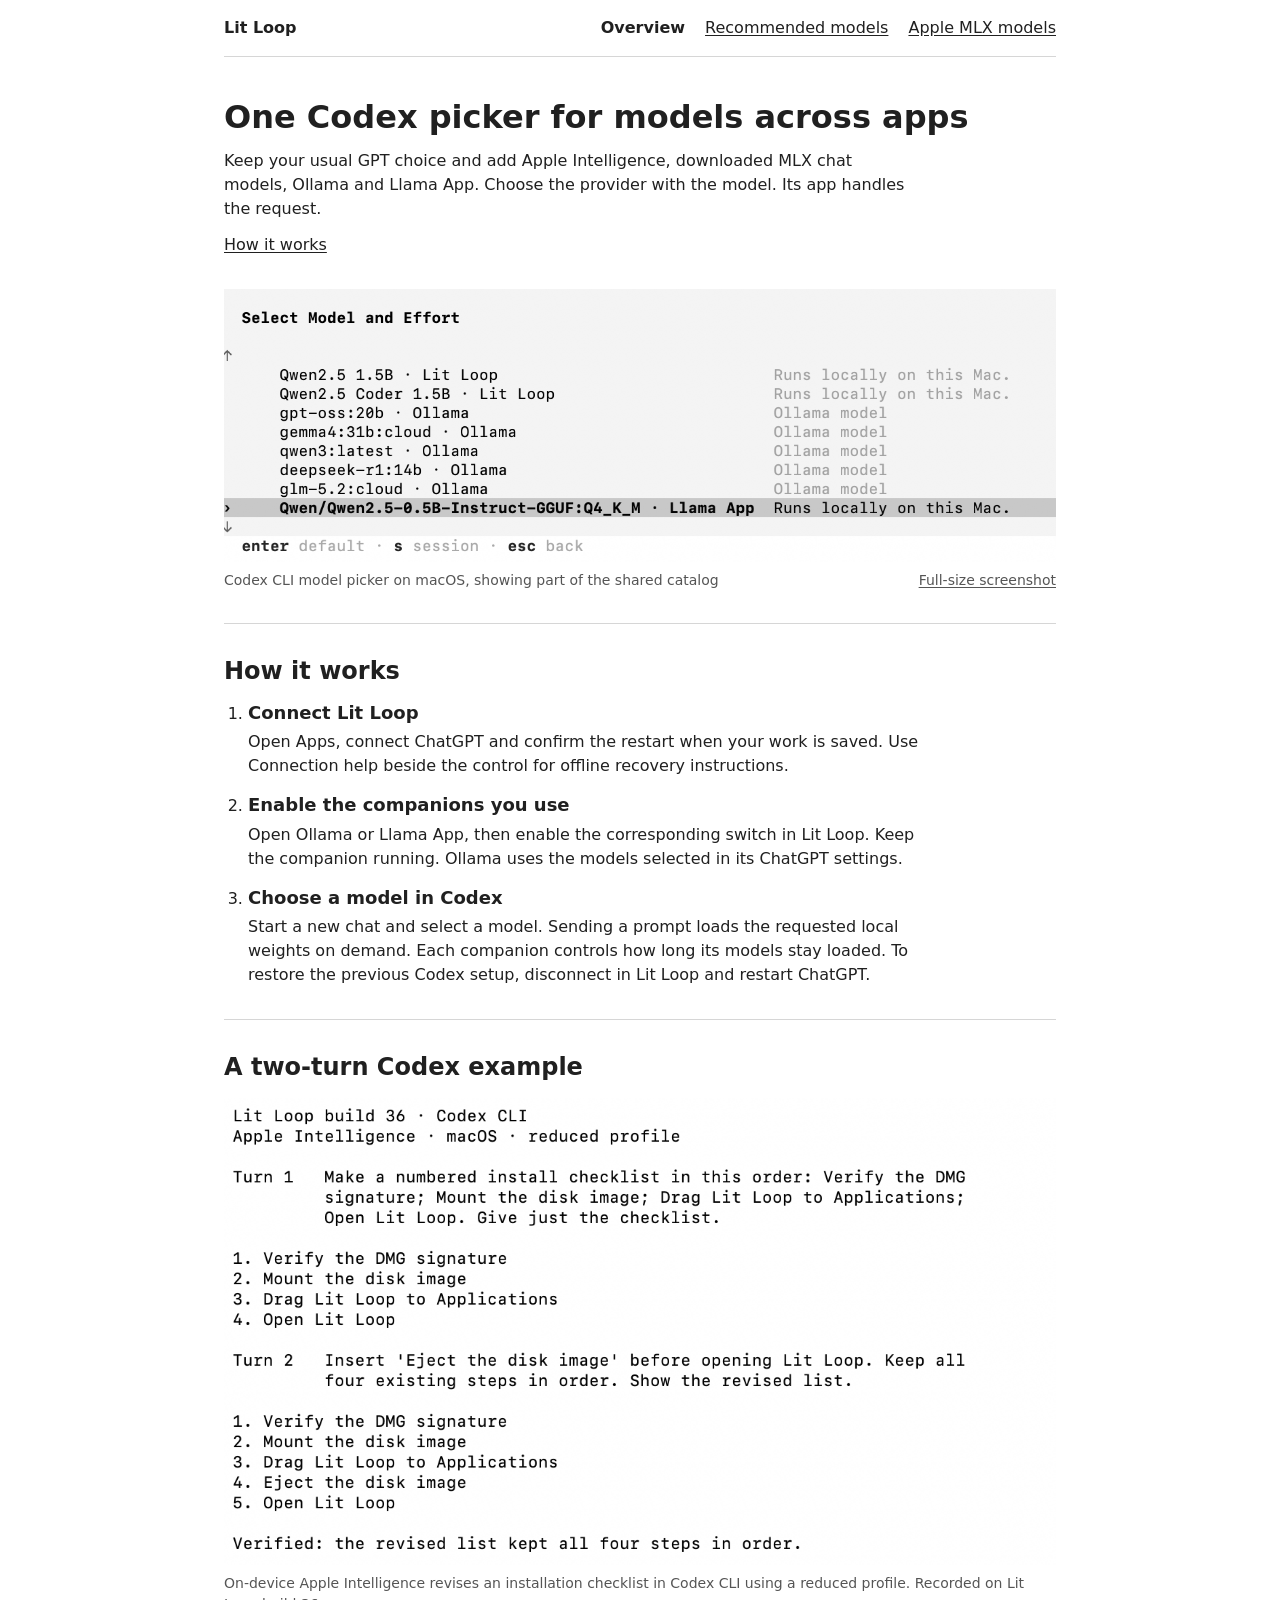
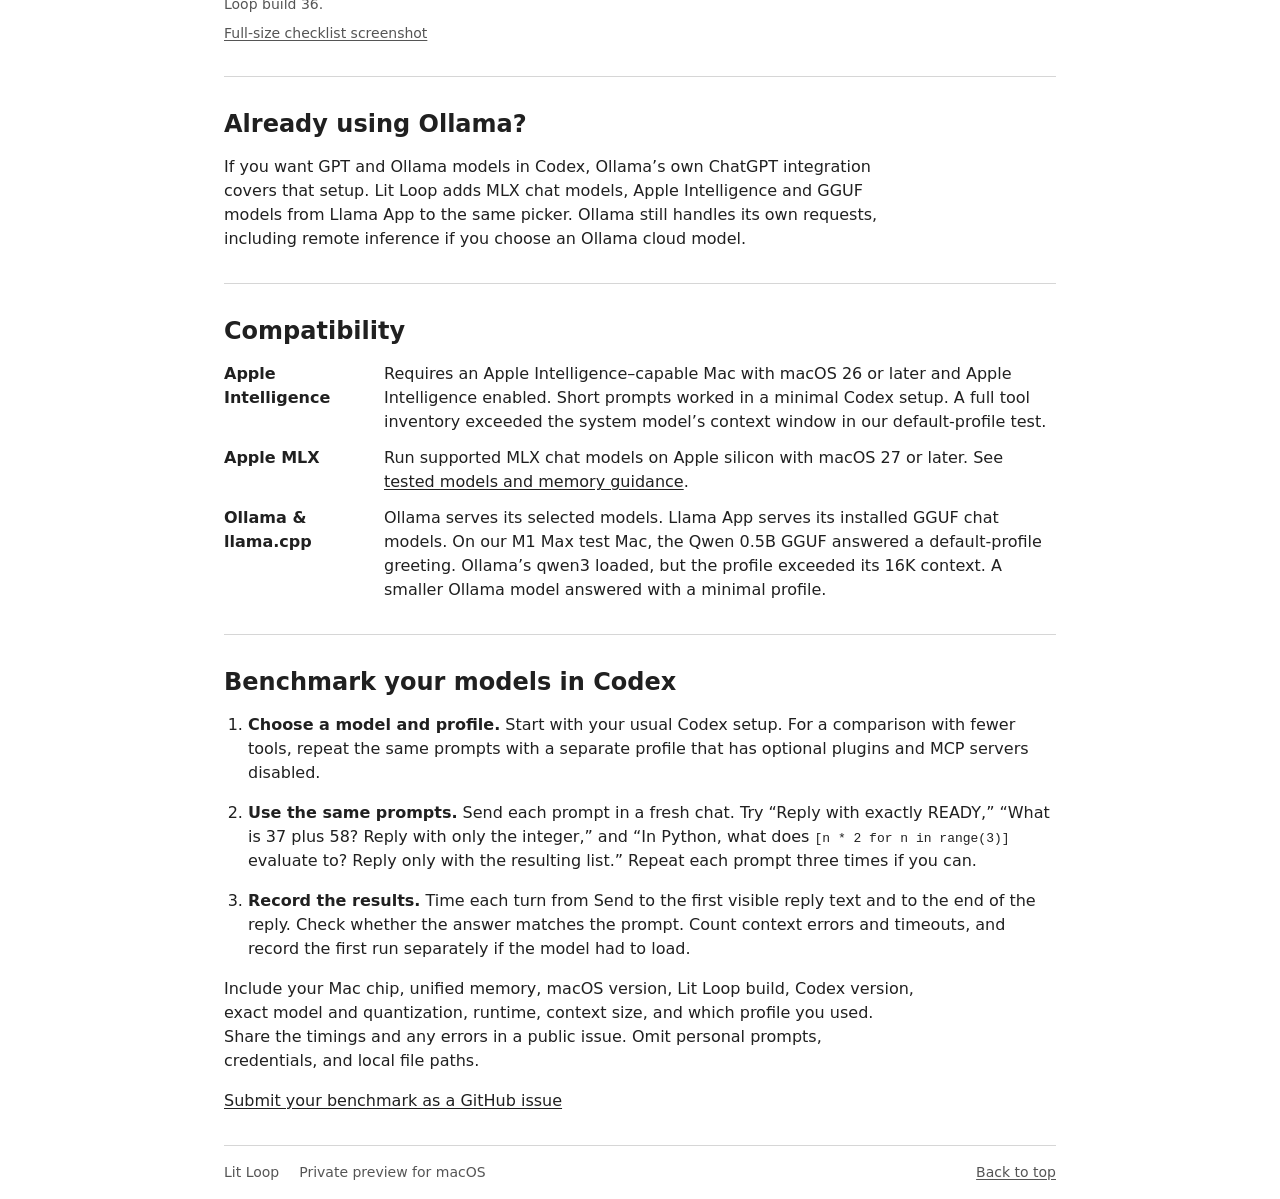
<file: index.html>
<!doctype html>
<html lang="en">
<head>
  <meta charset="utf-8">
  <meta name="color-scheme" content="light dark">
  <meta name="viewport" content="width=device-width, initial-scale=1">
  <meta name="description" content="Lit Loop is a macOS menu bar app that brings local models into the Codex picker and loads them on demand.">
  <title>Lit Loop — Local models in Codex</title>
  <link rel="icon" href="data:,">
  <link rel="stylesheet" href="style.css">
</head>
<body id="top">
  <a class="skip" href="#main">Skip to content</a>
  <header class="shell masthead">
    <a class="wordmark" href="./" aria-label="Lit Loop home">Lit Loop</a>
    <nav aria-label="Main navigation">
      <a href="./" aria-current="page">Overview</a>
      <a href="recommended-models.html">Recommended models</a>
      <a href="apple-mlx-models.html">Apple MLX models</a>
    </nav>
  </header>

  <main id="main" class="shell">
    <header class="page-intro">
      <h1>One Codex picker for models across apps</h1>
      <p>Keep your usual GPT choice and add Apple Intelligence, downloaded MLX chat models, Ollama and Llama App. Choose the provider with the model. Its app handles the request.</p>
      <a href="#setup">How it works</a>
    </header>

    <figure id="picker">
      <img src="assets/codex-picker.webp" width="1226" height="402" fetchpriority="high"
             alt="Codex CLI’s model selector lists Qwen MLX models from Lit Loop, Ollama models, and a selected Qwen GGUF from Llama App.">
      <figcaption>
        <span>Codex CLI model picker on macOS, showing part of the shared catalog</span>
        <a href="assets/codex-picker.webp">Full-size screenshot</a>
      </figcaption>
    </figure>

    <section class="section" id="setup" aria-labelledby="setup-title">
      <h2 id="setup-title">How it works</h2>
      <ol class="steps">
        <li><h3>Connect Lit Loop</h3><p>Open Apps, connect ChatGPT and confirm the restart when your work is saved. Use Connection help beside the control for offline recovery instructions.</p></li>
        <li><h3>Enable the companions you use</h3><p>Open Ollama or Llama App, then enable the corresponding switch in Lit Loop. Keep the companion running. Ollama uses the models selected in its ChatGPT settings.</p></li>
        <li><h3>Choose a model in Codex</h3><p>Start a new chat and select a model. Sending a prompt loads the requested local weights on demand. Each companion controls how long its models stay loaded. To restore the previous Codex setup, disconnect in Lit Loop and restart ChatGPT.</p></li>
      </ol>
    </section>

    <section class="section" id="codex-checklist" aria-labelledby="checklist-title">
      <h2 id="checklist-title">A two-turn Codex example</h2>
      <figure class="section-note">
        <img src="assets/codex-checklist-reduced-profile.webp" width="1144" height="642" loading="lazy"
             alt="A two-turn Codex CLI transcript. Apple Intelligence creates an installation checklist, then adds Eject the disk image before Open Lit Loop, keeping the four original steps in order.">
        <figcaption>
          <span>On-device Apple Intelligence revises an installation checklist in Codex CLI using a reduced profile. Recorded on Lit Loop build 36.</span>
          <a href="assets/codex-checklist-reduced-profile.webp">Full-size checklist screenshot</a>
        </figcaption>
      </figure>
    </section>

    <section class="section" aria-labelledby="ollama-title">
      <h2 id="ollama-title">Already using Ollama?</h2>
      <p class="section-note">If you want GPT and Ollama models in Codex, Ollama’s own ChatGPT integration covers that setup. Lit Loop adds MLX chat models, Apple Intelligence and GGUF models from Llama App to the same picker. Ollama still handles its own requests, including remote inference if you choose an Ollama cloud model.</p>
    </section>

    <section class="section compatibility" id="compatibility" aria-labelledby="compatibility-title">
      <h2 id="compatibility-title">Compatibility</h2>
      <dl>
        <div><dt>Apple Intelligence</dt><dd>Requires an Apple Intelligence–capable Mac with macOS 26 or later and Apple Intelligence enabled. Short prompts worked in a minimal Codex setup. A full tool inventory exceeded the system model’s context window in our default-profile test.</dd></div>
        <div><dt>Apple MLX</dt><dd>Run supported MLX chat models on Apple silicon with macOS 27 or later. See <a href="recommended-models.html">tested models and memory guidance</a>.</dd></div>
        <div><dt>Ollama &amp; llama.cpp</dt><dd>Ollama serves its selected models. Llama App serves its installed GGUF chat models. On our M1 Max test Mac, the Qwen 0.5B GGUF answered a default-profile greeting. Ollama’s qwen3 loaded, but the profile exceeded its 16K context. A smaller Ollama model answered with a minimal profile.</dd></div>
      </dl>
    </section>
    <section class="section" id="codex-benchmark" aria-labelledby="benchmark-title">
      <h2 id="benchmark-title">Benchmark your models in Codex</h2>
      <ol class="steps">
        <li><strong>Choose a model and profile.</strong> Start with your usual Codex setup. For a comparison with fewer tools, repeat the same prompts with a separate profile that has optional plugins and MCP servers disabled.</li>
        <li><strong>Use the same prompts.</strong> Send each prompt in a fresh chat. Try “Reply with exactly READY,” “What is 37 plus 58? Reply with only the integer,” and “In Python, what does <code>[n * 2 for n in range(3)]</code> evaluate to? Reply only with the resulting list.” Repeat each prompt three times if you can.</li>
        <li><strong>Record the results.</strong> Time each turn from Send to the first visible reply text and to the end of the reply. Check whether the answer matches the prompt. Count context errors and timeouts, and record the first run separately if the model had to load.</li>
      </ol>
      <p class="section-note">Include your Mac chip, unified memory, macOS version, Lit Loop build, Codex version, exact model and quantization, runtime, context size, and which profile you used. Share the timings and any errors in a public issue. Omit personal prompts, credentials, and local file paths.</p>
      <p class="section-note"><a href="https://github.com/thierryc/lit-loop-site/issues/new?title=Codex%20benchmark">Submit your benchmark as a GitHub issue</a></p>
    </section>
  </main>

  <footer class="shell">
    <span class="footer-brand">Lit Loop</span>
    <span>Private preview for macOS</span>
    <a href="#top">Back to top</a>
  </footer>
</body>
</html>
</file>
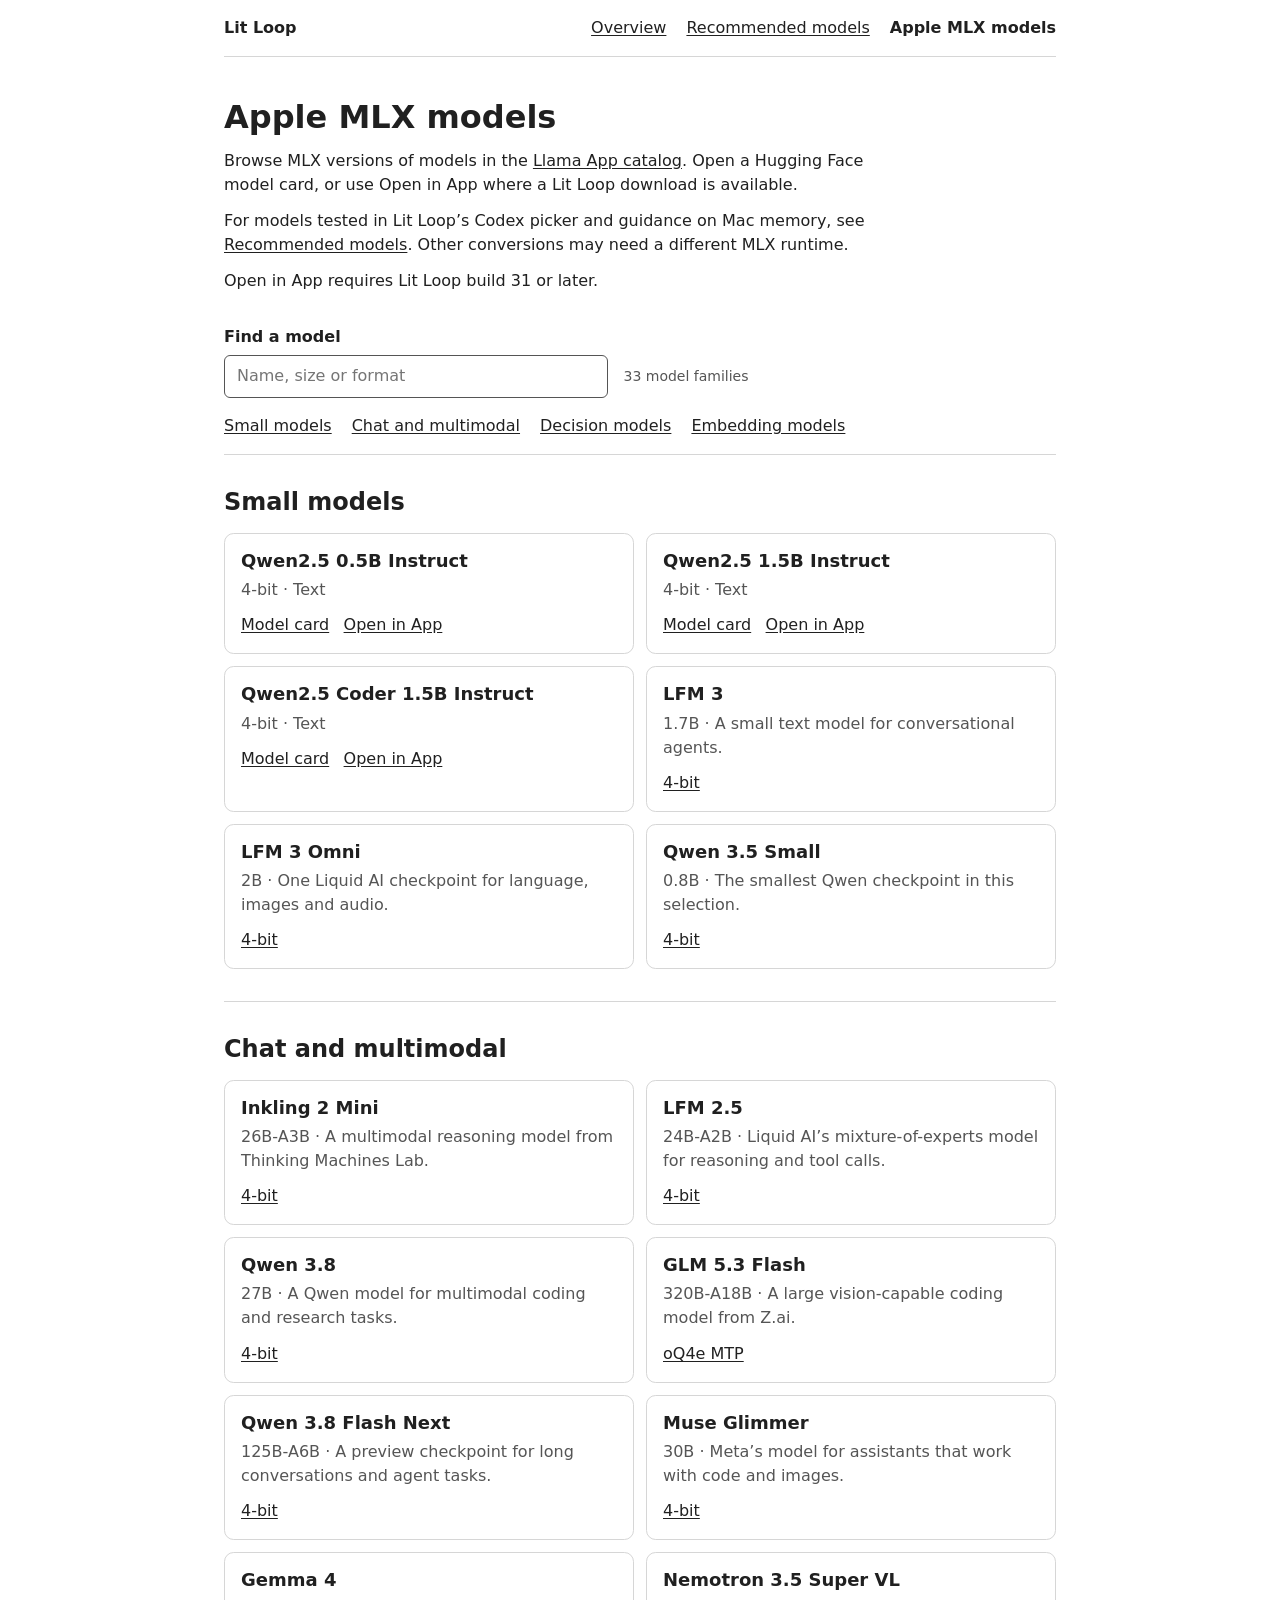
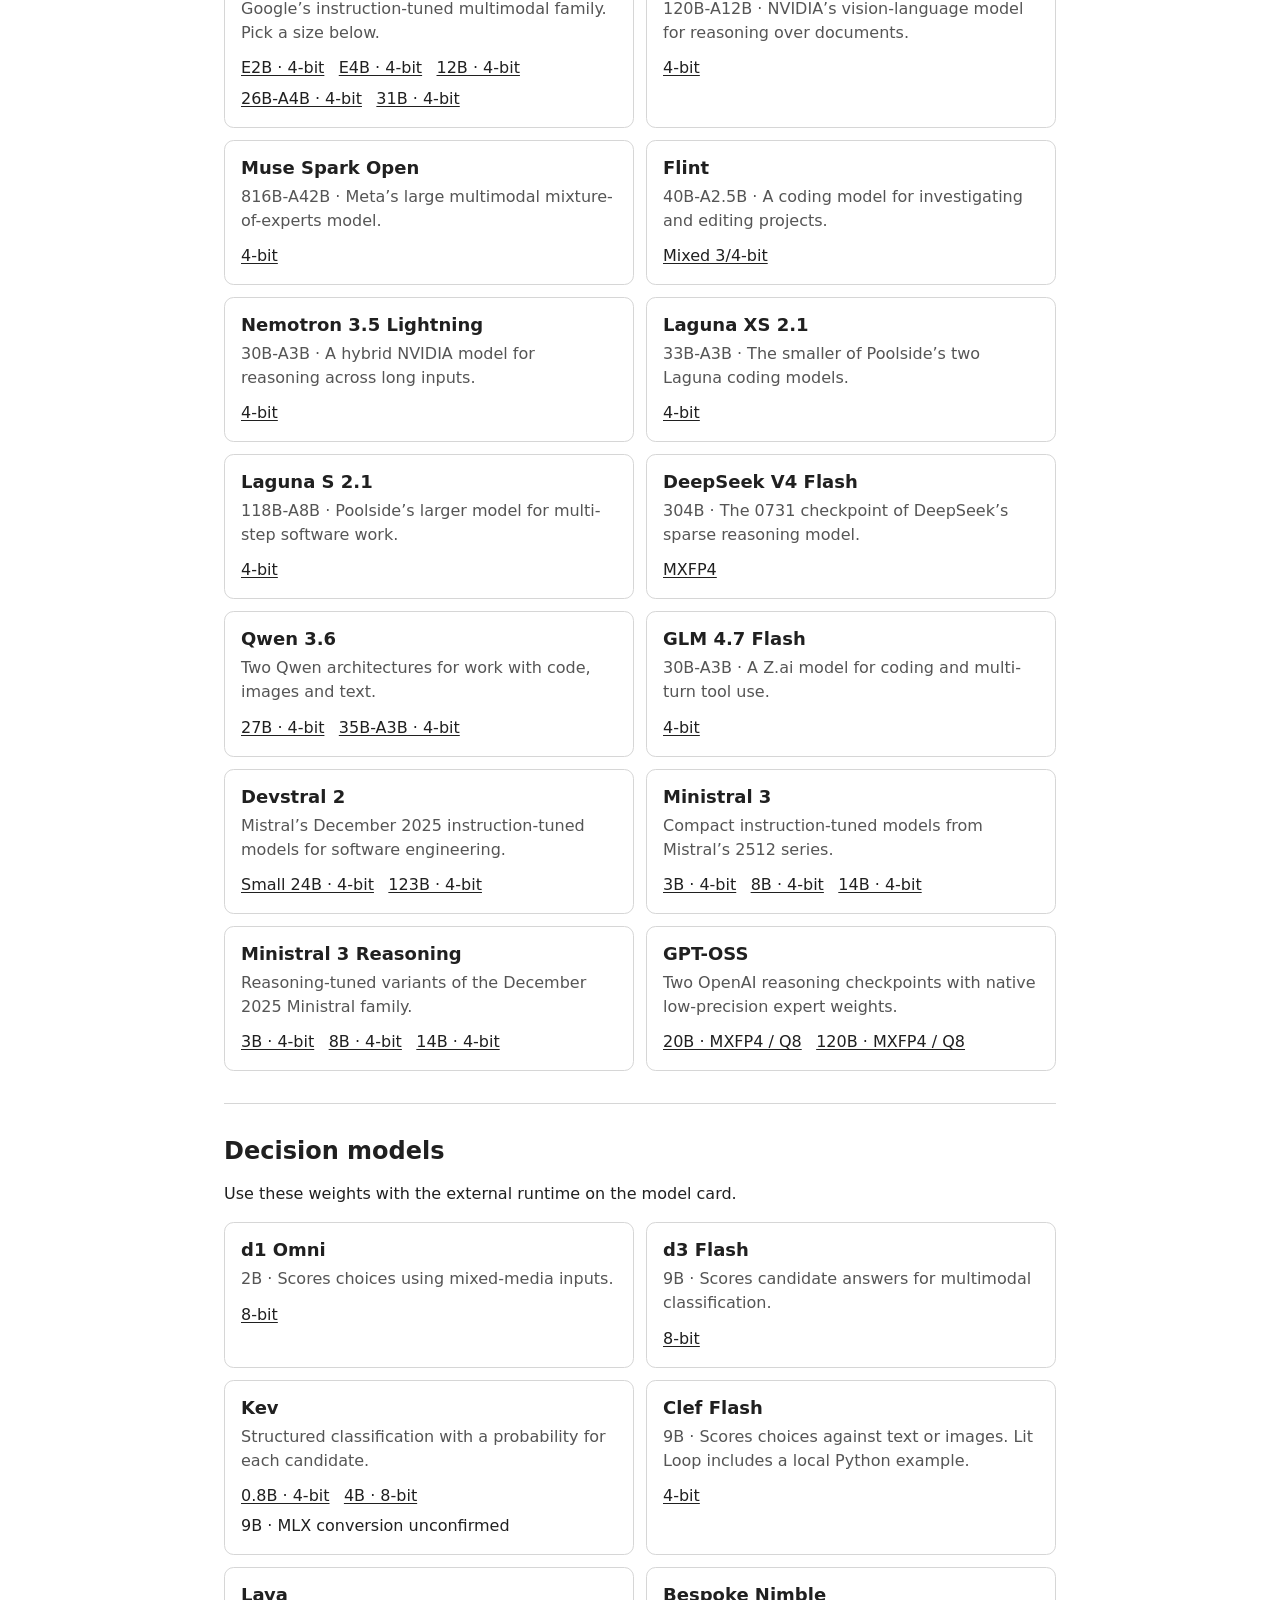
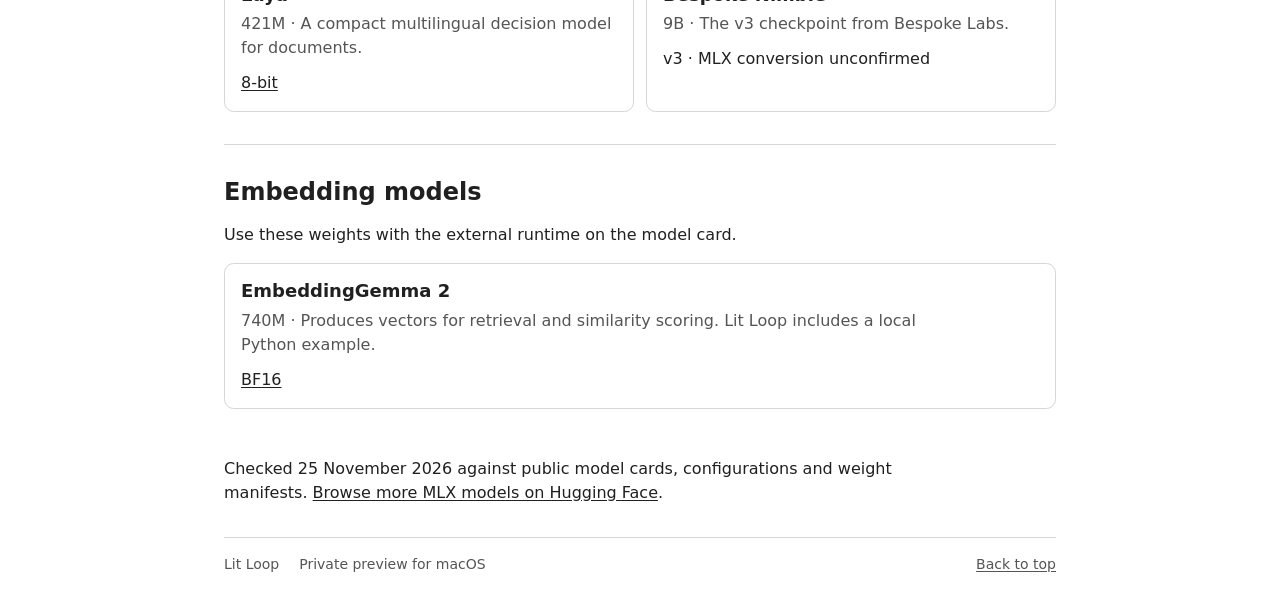
<file: apple-mlx-models.html>
<!doctype html>
<html lang="en">
<head>
  <meta charset="utf-8">
  <meta name="color-scheme" content="light dark">
  <meta name="viewport" content="width=device-width, initial-scale=1">
  <meta name="description" content="Browse Apple MLX conversions of chat, decision and embedding models for Apple silicon.">
  <title>Apple MLX models — Lit Loop</title>
  <link rel="icon" href="data:,">
  <link rel="stylesheet" href="style.css">
</head>
<body id="top">
  <a class="skip" href="#main">Skip to content</a>
  <header class="shell masthead">
    <a class="wordmark" href="./" aria-label="Lit Loop home">Lit Loop</a>
    <nav aria-label="Main navigation">
      <a href="./">Overview</a>
      <a href="recommended-models.html">Recommended models</a>
      <a href="apple-mlx-models.html" aria-current="page">Apple MLX models</a>
    </nav>
  </header>


  <main id="main" class="shell catalog">
    <header class="page-intro">
      <h1>Apple MLX models</h1>
      <p>Browse MLX versions of models in the <a href="https://llama.app/models">Llama App catalog</a>. Open a Hugging Face model card, or use Open in App where a Lit Loop download is available.</p>
      <p>For models tested in Lit Loop’s Codex picker and guidance on Mac memory, see <a href="recommended-models.html">Recommended models</a>. Other conversions may need a different MLX runtime.</p>
      <p>Open in App requires Lit Loop build 31 or later.</p>
    </header>
    <div id="catalog-search" hidden>
      <label for="filter">Find a model</label>
      <input id="filter" type="search" placeholder="Name, size or format">
      <span id="result" role="status"></span>
    </div>
    <nav class="catalog-index" aria-label="Model categories">
      <a href="#compact">Small models</a>
      <a href="#chat">Chat and multimodal</a>
      <a href="#decision">Decision models</a>
      <a href="#embedding">Embedding models</a>
    </nav>
    <section class="section catalog-section" id="compact" aria-labelledby="compact-title">
      <h2 id="compact-title">Small models</h2>
      <div class="catalog-grid">
        <article>
          <h3>Qwen2.5 0.5B Instruct</h3>
          <p>4-bit · Text</p>
          <ul>
            <li><a href="https://huggingface.co/mlx-community/Qwen2.5-0.5B-Instruct-4bit/blob/a5339a4131f135d0fdc6a5c8b5bbed2753bbe0f3/README.md">Model card</a></li>
            <li><a href="litloop://download?repo=mlx-community/Qwen2.5-0.5B-Instruct-4bit&amp;revision=a5339a4131f135d0fdc6a5c8b5bbed2753bbe0f3" aria-label="Open in App: Qwen2.5 0.5B Instruct (4-bit)">Open in App</a></li>
          </ul>
        </article>
        <article>
          <h3>Qwen2.5 1.5B Instruct</h3>
          <p>4-bit · Text</p>
          <ul>
            <li><a href="https://huggingface.co/mlx-community/Qwen2.5-1.5B-Instruct-4bit/blob/8b403126fc14f14cfc99bb4cfa72ecbc129ea677/README.md">Model card</a></li>
            <li><a href="litloop://download?repo=mlx-community/Qwen2.5-1.5B-Instruct-4bit&amp;revision=8b403126fc14f14cfc99bb4cfa72ecbc129ea677" aria-label="Open in App: Qwen2.5 1.5B Instruct (4-bit)">Open in App</a></li>
          </ul>
        </article>
        <article>
          <h3>Qwen2.5 Coder 1.5B Instruct</h3>
          <p>4-bit · Text</p>
          <ul>
            <li><a href="https://huggingface.co/mlx-community/Qwen2.5-Coder-1.5B-Instruct-4bit/blob/b3252a2f97102b1fb1571fec2c9b27219a8536be/README.md">Model card</a></li>
            <li><a href="litloop://download?repo=mlx-community/Qwen2.5-Coder-1.5B-Instruct-4bit&amp;revision=b3252a2f97102b1fb1571fec2c9b27219a8536be" aria-label="Open in App: Qwen2.5 Coder 1.5B Instruct (4-bit)">Open in App</a></li>
          </ul>
        </article>
        <article>
          <h3>LFM 3</h3>
          <p>1.7B · A small text model for conversational agents.</p>
          <ul>
            <li><a href="https://huggingface.co/LiquidAI/LFM3-1.7B-MLX-4bit" aria-label="LFM 3 4-bit on Hugging Face">4-bit</a></li>
          </ul>
        </article>
        <article>
          <h3>LFM 3 Omni</h3>
          <p>2B · One Liquid AI checkpoint for language, images and audio.</p>
          <ul>
            <li><a href="https://huggingface.co/LiquidAI/LFM3-Omni-2B-MLX-4bit" aria-label="LFM 3 Omni 4-bit on Hugging Face">4-bit</a></li>
          </ul>
        </article>
        <article>
          <h3>Qwen 3.5 Small</h3>
          <p>0.8B · The smallest Qwen checkpoint in this selection.</p>
          <ul>
            <li><a href="https://huggingface.co/mlx-community/Qwen3.5-0.8B-4bit" aria-label="Qwen 3.5 Small 4-bit on Hugging Face">4-bit</a></li>
          </ul>
        </article>
      </div>
    </section>
    <section class="section catalog-section" id="chat" aria-labelledby="chat-title">
      <h2 id="chat-title">Chat and multimodal</h2>
      <div class="catalog-grid">
        <article>
          <h3>Inkling 2 Mini</h3>
          <p>26B-A3B · A multimodal reasoning model from Thinking Machines Lab.</p>
          <ul>
            <li><a href="https://huggingface.co/mlx-community/Inkling-2-Mini-4bit" aria-label="Inkling 2 Mini 4-bit on Hugging Face">4-bit</a></li>
          </ul>
        </article>
        <article>
          <h3>LFM 2.5</h3>
          <p>24B-A2B · Liquid AI’s mixture-of-experts model for reasoning and tool calls.</p>
          <ul>
            <li><a href="https://huggingface.co/LiquidAI/LFM2.5-24B-A2B-MLX-4bit" aria-label="LFM 2.5 4-bit on Hugging Face">4-bit</a></li>
          </ul>
        </article>
        <article>
          <h3>Qwen 3.8</h3>
          <p>27B · A Qwen model for multimodal coding and research tasks.</p>
          <ul>
            <li><a href="https://huggingface.co/mlx-community/Qwen3.8-27B-4bit" aria-label="Qwen 3.8 4-bit on Hugging Face">4-bit</a></li>
          </ul>
        </article>
        <article>
          <h3>GLM 5.3 Flash</h3>
          <p>320B-A18B · A large vision-capable coding model from Z.ai.</p>
          <ul>
            <li><a href="https://huggingface.co/Jundot/GLM-5.3-Flash-oQ4e-mtp" aria-label="GLM 5.3 Flash oQ4e MTP on Hugging Face">oQ4e MTP</a></li>
          </ul>
        </article>
        <article>
          <h3>Qwen 3.8 Flash Next</h3>
          <p>125B-A6B · A preview checkpoint for long conversations and agent tasks.</p>
          <ul>
            <li><a href="https://huggingface.co/mlx-community/Qwen3.8-Flash-Next-4bit" aria-label="Qwen 3.8 Flash Next 4-bit on Hugging Face">4-bit</a></li>
          </ul>
        </article>
        <article>
          <h3>Muse Glimmer</h3>
          <p>30B · Meta’s model for assistants that work with code and images.</p>
          <ul>
            <li><a href="https://huggingface.co/mlx-community/Muse-Glimmer-30B-4bit" aria-label="Muse Glimmer 4-bit on Hugging Face">4-bit</a></li>
          </ul>
        </article>
        <article>
          <h3>Gemma 4</h3>
          <p>Google’s instruction-tuned multimodal family. Pick a size below.</p>
          <ul>
            <li><a href="https://huggingface.co/mlx-community/gemma-4-e2b-it-4bit" aria-label="Gemma 4 E2B · 4-bit on Hugging Face">E2B · 4-bit</a></li>
            <li><a href="https://huggingface.co/mlx-community/gemma-4-e4b-it-4bit" aria-label="Gemma 4 E4B · 4-bit on Hugging Face">E4B · 4-bit</a></li>
            <li><a href="https://huggingface.co/lmstudio-community/gemma-4-12B-it-MLX-4bit" aria-label="Gemma 4 12B · 4-bit on Hugging Face">12B · 4-bit</a></li>
            <li><a href="https://huggingface.co/mlx-community/gemma-4-26b-a4b-it-4bit" aria-label="Gemma 4 26B-A4B · 4-bit on Hugging Face">26B-A4B · 4-bit</a></li>
            <li><a href="https://huggingface.co/mlx-community/gemma-4-31b-it-4bit" aria-label="Gemma 4 31B · 4-bit on Hugging Face">31B · 4-bit</a></li>
          </ul>
        </article>
        <article>
          <h3>Nemotron 3.5 Super VL</h3>
          <p>120B-A12B · NVIDIA’s vision-language model for reasoning over documents.</p>
          <ul>
            <li><a href="https://huggingface.co/Duckets/NVIDIA-Nemotron-3.5-Super-VL-120B-A12B-MLX-4bit" aria-label="Nemotron 3.5 Super VL 4-bit on Hugging Face">4-bit</a></li>
          </ul>
        </article>
        <article>
          <h3>Muse Spark Open</h3>
          <p>816B-A42B · Meta’s large multimodal mixture-of-experts model.</p>
          <ul>
            <li><a href="https://huggingface.co/mlx-community/Muse-Spark-Open-816B-A42B-4bit" aria-label="Muse Spark Open 4-bit on Hugging Face">4-bit</a></li>
          </ul>
        </article>
        <article>
          <h3>Flint</h3>
          <p>40B-A2.5B · A coding model for investigating and editing projects.</p>
          <ul>
            <li><a href="https://huggingface.co/mlx-community/flint-mixed-3-4bit" aria-label="Flint Mixed 3/4-bit on Hugging Face">Mixed 3/4-bit</a></li>
          </ul>
        </article>
        <article>
          <h3>Nemotron 3.5 Lightning</h3>
          <p>30B-A3B · A hybrid NVIDIA model for reasoning across long inputs.</p>
          <ul>
            <li><a href="https://huggingface.co/mlx-community/NVIDIA-Nemotron-3.5-Lightning-30B-A3B-4bit" aria-label="Nemotron 3.5 Lightning 4-bit on Hugging Face">4-bit</a></li>
          </ul>
        </article>
        <article>
          <h3>Laguna XS 2.1</h3>
          <p>33B-A3B · The smaller of Poolside’s two Laguna coding models.</p>
          <ul>
            <li><a href="https://huggingface.co/mlx-community/Laguna-XS-2.1-4bit" aria-label="Laguna XS 2.1 4-bit on Hugging Face">4-bit</a></li>
          </ul>
        </article>
        <article>
          <h3>Laguna S 2.1</h3>
          <p>118B-A8B · Poolside’s larger model for multi-step software work.</p>
          <ul>
            <li><a href="https://huggingface.co/TensorFold/Laguna-S-2.1-MLX-4bit" aria-label="Laguna S 2.1 4-bit on Hugging Face">4-bit</a></li>
          </ul>
        </article>
        <article>
          <h3>DeepSeek V4 Flash</h3>
          <p>304B · The 0731 checkpoint of DeepSeek’s sparse reasoning model.</p>
          <ul>
            <li><a href="https://huggingface.co/TensorFold/DeepSeek-V4-Flash-0731-MXFP4-MLX" aria-label="DeepSeek V4 Flash MXFP4 on Hugging Face">MXFP4</a></li>
          </ul>
        </article>
        <article>
          <h3>Qwen 3.6</h3>
          <p>Two Qwen architectures for work with code, images and text.</p>
          <ul>
            <li><a href="https://huggingface.co/mlx-community/Qwen3.6-27B-4bit" aria-label="Qwen 3.6 27B · 4-bit on Hugging Face">27B · 4-bit</a></li>
            <li><a href="https://huggingface.co/mlx-community/Qwen3.6-35B-A3B-4bit" aria-label="Qwen 3.6 35B-A3B · 4-bit on Hugging Face">35B-A3B · 4-bit</a></li>
          </ul>
        </article>
        <article>
          <h3>GLM 4.7 Flash</h3>
          <p>30B-A3B · A Z.ai model for coding and multi-turn tool use.</p>
          <ul>
            <li><a href="https://huggingface.co/mlx-community/GLM-4.7-Flash-4bit" aria-label="GLM 4.7 Flash 4-bit on Hugging Face">4-bit</a></li>
          </ul>
        </article>
        <article>
          <h3>Devstral 2</h3>
          <p>Mistral’s December 2025 instruction-tuned models for software engineering.</p>
          <ul>
            <li><a href="https://huggingface.co/mlx-community/Devstral-Small-2-24B-Instruct-2512-4bit" aria-label="Devstral 2 Small 24B · 4-bit on Hugging Face">Small 24B · 4-bit</a></li>
            <li><a href="https://huggingface.co/mlx-community/Devstral-2-123B-Instruct-2512-4bit" aria-label="Devstral 2 123B · 4-bit on Hugging Face">123B · 4-bit</a></li>
          </ul>
        </article>
        <article>
          <h3>Ministral 3</h3>
          <p>Compact instruction-tuned models from Mistral’s 2512 series.</p>
          <ul>
            <li><a href="https://huggingface.co/mlx-community/Ministral-3-3B-Instruct-2512-4bit" aria-label="Ministral 3 3B · 4-bit on Hugging Face">3B · 4-bit</a></li>
            <li><a href="https://huggingface.co/mlx-community/Ministral-3-8B-Instruct-2512-4bit" aria-label="Ministral 3 8B · 4-bit on Hugging Face">8B · 4-bit</a></li>
            <li><a href="https://huggingface.co/mlx-community/Ministral-3-14B-Instruct-2512-4bit" aria-label="Ministral 3 14B · 4-bit on Hugging Face">14B · 4-bit</a></li>
          </ul>
        </article>
        <article>
          <h3>Ministral 3 Reasoning</h3>
          <p>Reasoning-tuned variants of the December 2025 Ministral family.</p>
          <ul>
            <li><a href="https://huggingface.co/mlx-community/Ministral-3-3B-Reasoning-2512-4bit" aria-label="Ministral 3 Reasoning 3B · 4-bit on Hugging Face">3B · 4-bit</a></li>
            <li><a href="https://huggingface.co/mlx-community/Ministral-3-8B-Reasoning-2512-4bit" aria-label="Ministral 3 Reasoning 8B · 4-bit on Hugging Face">8B · 4-bit</a></li>
            <li><a href="https://huggingface.co/mlx-community/Ministral-3-14B-Reasoning-2512-4bit" aria-label="Ministral 3 Reasoning 14B · 4-bit on Hugging Face">14B · 4-bit</a></li>
          </ul>
        </article>
        <article>
          <h3>GPT-OSS</h3>
          <p>Two OpenAI reasoning checkpoints with native low-precision expert weights.</p>
          <ul>
            <li><a href="https://huggingface.co/mlx-community/gpt-oss-20b-MXFP4-Q8" aria-label="GPT-OSS 20B · MXFP4 / Q8 on Hugging Face">20B · MXFP4 / Q8</a></li>
            <li><a href="https://huggingface.co/mlx-community/gpt-oss-120b-MXFP4-Q8" aria-label="GPT-OSS 120B · MXFP4 / Q8 on Hugging Face">120B · MXFP4 / Q8</a></li>
          </ul>
        </article>
      </div>
    </section>
    <section class="section catalog-section" id="decision" aria-labelledby="decision-title">
      <h2 id="decision-title">Decision models</h2>
      <p class="section-note">Use these weights with the external runtime on the model card.</p>
      <div class="catalog-grid">
        <article>
          <h3>d1 Omni</h3>
          <p>2B · Scores choices using mixed-media inputs.</p>
          <ul>
            <li><a href="https://huggingface.co/LiquidAI/d1-Omni-2B-MLX-8bit" aria-label="d1 Omni 8-bit on Hugging Face">8-bit</a></li>
          </ul>
        </article>
        <article>
          <h3>d3 Flash</h3>
          <p>9B · Scores candidate answers for multimodal classification.</p>
          <ul>
            <li><a href="https://huggingface.co/sergolsub/d3-flash-9B-MLX-8bit" aria-label="d3 Flash 8-bit on Hugging Face">8-bit</a></li>
          </ul>
        </article>
        <article>
          <h3>Kev</h3>
          <p>Structured classification with a probability for each candidate.</p>
          <ul>
            <li><a href="https://huggingface.co/AbstractFramework/kev-0.8b-mlx-4bit" aria-label="Kev 0.8B · 4-bit on Hugging Face">0.8B · 4-bit</a></li>
            <li><a href="https://huggingface.co/RoderickQiu/kev-4b-mlx-8bit" aria-label="Kev 4B · 8-bit on Hugging Face">4B · 8-bit</a></li>
            <li>9B · MLX conversion unconfirmed</li>
          </ul>
        </article>
        <article>
          <h3>Clef Flash</h3>
          <p>9B · Scores choices against text or images. Lit Loop includes a local Python example.</p>
          <ul>
            <li><a href="https://huggingface.co/mlx-community/clef-flash-4bit" aria-label="Clef Flash 4-bit on Hugging Face">4-bit</a></li>
          </ul>
        </article>
        <article>
          <h3>Laya</h3>
          <p>421M · A compact multilingual decision model for documents.</p>
          <ul>
            <li><a href="https://huggingface.co/cavi-ai/laya-MLX-8bit" aria-label="Laya 8-bit on Hugging Face">8-bit</a></li>
          </ul>
        </article>
        <article>
          <h3>Bespoke Nimble</h3>
          <p>9B · The v3 checkpoint from Bespoke Labs.</p>
          <ul>
            <li>v3 · MLX conversion unconfirmed</li>
          </ul>
        </article>
      </div>
    </section>
    <section class="section catalog-section" id="embedding" aria-labelledby="embedding-title">
      <h2 id="embedding-title">Embedding models</h2>
      <p class="section-note">Use these weights with the external runtime on the model card.</p>
      <div class="catalog-grid">
        <article>
          <h3>EmbeddingGemma 2</h3>
          <p>740M · Produces vectors for retrieval and similarity scoring. Lit Loop includes a local Python example.</p>
          <ul>
            <li><a href="https://huggingface.co/mlx-community/embeddinggemma-2-bf16" aria-label="EmbeddingGemma 2 BF16 on Hugging Face">BF16</a></li>
          </ul>
        </article>
      </div>
    </section>
    <p class="catalog-end">Checked 25 November 2026 against public model cards, configurations and weight manifests. <a href="https://huggingface.co/models?library=mlx">Browse more MLX models on Hugging Face</a>.</p>
  </main>
  <footer class="shell">
    <span class="footer-brand">Lit Loop</span>
    <span>Private preview for macOS</span>
    <a href="#top">Back to top</a>
  </footer>
  <script src="catalog.js"></script>
</body>
</html>
</file>
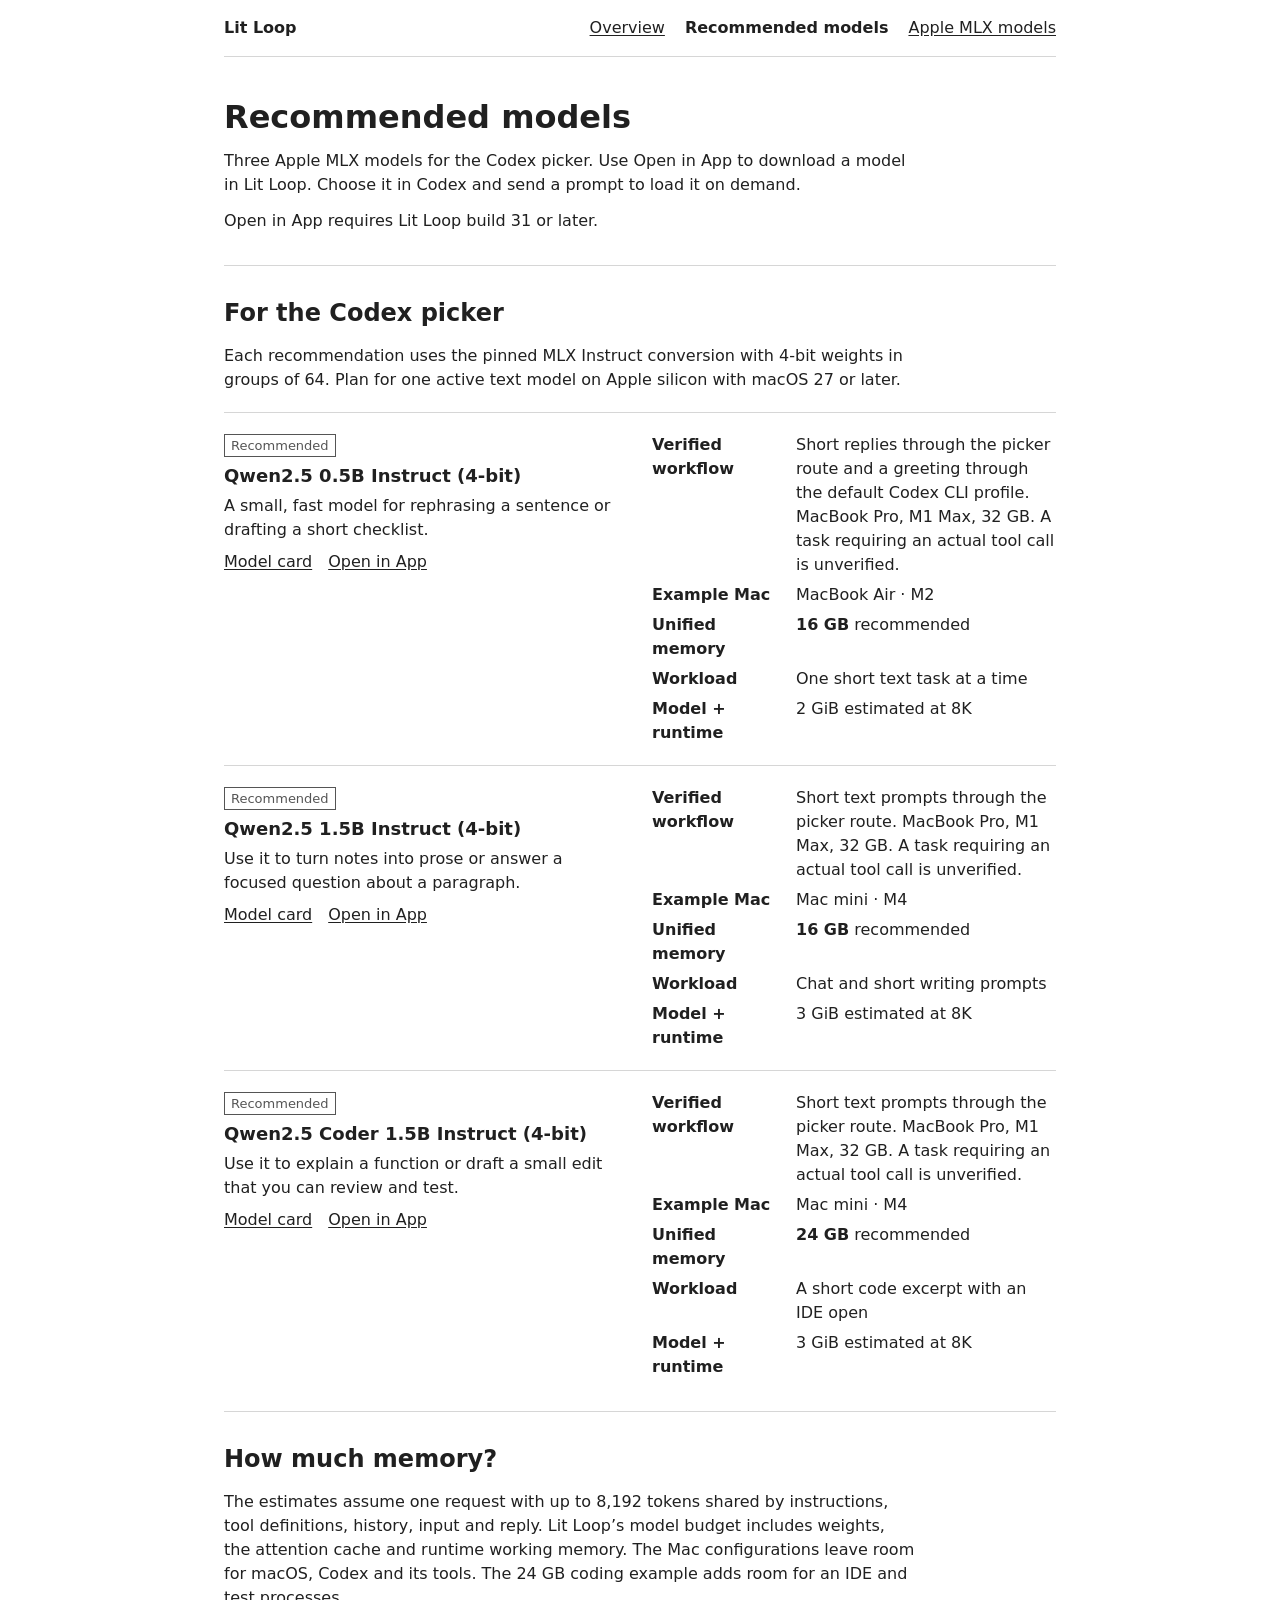
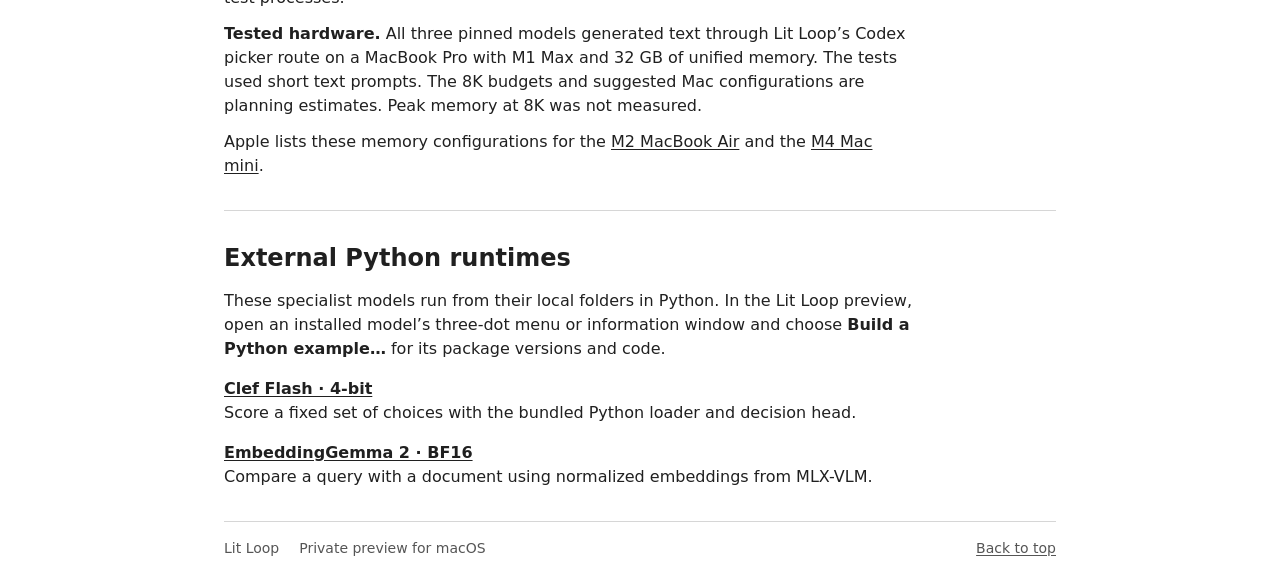
<file: recommended-models.html>
<!doctype html>
<html lang="en">
<head>
  <meta charset="utf-8">
  <meta name="color-scheme" content="light dark">
  <meta name="viewport" content="width=device-width, initial-scale=1">
  <meta name="description" content="Choose an Apple MLX chat model for the Codex picker. Compare pinned 4-bit models, example Macs and unified-memory estimates.">
  <title>Recommended Models — Lit Loop</title>
  <link rel="icon" href="data:,">
  <link rel="stylesheet" href="style.css">
</head>
<body id="top">
  <a class="skip" href="#main">Skip to content</a>
  <header class="shell masthead">
    <a class="wordmark" href="./" aria-label="Lit Loop home">Lit Loop</a>
    <nav aria-label="Main navigation">
      <a href="./">Overview</a>
      <a href="recommended-models.html" aria-current="page">Recommended models</a>
      <a href="apple-mlx-models.html">Apple MLX models</a>
    </nav>
  </header>
  <main id="main" class="shell">
    <header class="page-intro">
      <h1>Recommended models</h1>
      <p>Three Apple MLX models for the Codex picker. Use Open in App to download a model in Lit Loop. Choose it in Codex and send a prompt to load it on demand.</p>
      <p>Open in App requires Lit Loop build 31 or later.</p>
    </header>
    <section class="section" aria-labelledby="picker-title">
      <h2 id="picker-title">For the Codex picker</h2>
      <p class="section-note">Each recommendation uses the pinned MLX Instruct conversion with 4-bit weights in groups of 64. Plan for one active text model on Apple silicon with macOS 27 or later.</p>
      <article class="model-row">
        <div class="model-copy">
          <span class="recommendation">Recommended</span>
          <h3>Qwen2.5 0.5B Instruct (4-bit)</h3>
          <p>A small, fast model for rephrasing a sentence or drafting a short checklist.</p>
          <div class="model-actions">
            <a href="https://huggingface.co/mlx-community/Qwen2.5-0.5B-Instruct-4bit/blob/a5339a4131f135d0fdc6a5c8b5bbed2753bbe0f3/README.md">Model card</a>
            <a href="litloop://download?repo=mlx-community/Qwen2.5-0.5B-Instruct-4bit&amp;revision=a5339a4131f135d0fdc6a5c8b5bbed2753bbe0f3" aria-label="Open in App: Qwen2.5 0.5B Instruct (4-bit)">Open in App</a>
          </div>
        </div>
        <dl class="specs">
          <div><dt>Verified workflow</dt><dd>Short replies through the picker route and a greeting through the default Codex CLI profile. MacBook Pro, M1 Max, 32 GB. A task requiring an actual tool call is unverified.</dd></div>
          <div><dt>Example Mac</dt><dd>MacBook Air · M2</dd></div>
          <div><dt>Unified memory</dt><dd><strong>16 GB</strong> recommended</dd></div>
          <div><dt>Workload</dt><dd>One short text task at a time</dd></div>
          <div><dt>Model + runtime</dt><dd>2 GiB estimated at 8K</dd></div>
        </dl>
      </article>
      <article class="model-row">
        <div class="model-copy">
          <span class="recommendation">Recommended</span>
          <h3>Qwen2.5 1.5B Instruct (4-bit)</h3>
          <p>Use it to turn notes into prose or answer a focused question about a paragraph.</p>
          <div class="model-actions">
            <a href="https://huggingface.co/mlx-community/Qwen2.5-1.5B-Instruct-4bit/blob/8b403126fc14f14cfc99bb4cfa72ecbc129ea677/README.md">Model card</a>
            <a href="litloop://download?repo=mlx-community/Qwen2.5-1.5B-Instruct-4bit&amp;revision=8b403126fc14f14cfc99bb4cfa72ecbc129ea677" aria-label="Open in App: Qwen2.5 1.5B Instruct (4-bit)">Open in App</a>
          </div>
        </div>
        <dl class="specs">
          <div><dt>Verified workflow</dt><dd>Short text prompts through the picker route. MacBook Pro, M1 Max, 32 GB. A task requiring an actual tool call is unverified.</dd></div>
          <div><dt>Example Mac</dt><dd>Mac mini · M4</dd></div>
          <div><dt>Unified memory</dt><dd><strong>16 GB</strong> recommended</dd></div>
          <div><dt>Workload</dt><dd>Chat and short writing prompts</dd></div>
          <div><dt>Model + runtime</dt><dd>3 GiB estimated at 8K</dd></div>
        </dl>
      </article>
      <article class="model-row">
        <div class="model-copy">
          <span class="recommendation">Recommended</span>
          <h3>Qwen2.5 Coder 1.5B Instruct (4-bit)</h3>
          <p>Use it to explain a function or draft a small edit that you can review and test.</p>
          <div class="model-actions">
            <a href="https://huggingface.co/mlx-community/Qwen2.5-Coder-1.5B-Instruct-4bit/blob/b3252a2f97102b1fb1571fec2c9b27219a8536be/README.md">Model card</a>
            <a href="litloop://download?repo=mlx-community/Qwen2.5-Coder-1.5B-Instruct-4bit&amp;revision=b3252a2f97102b1fb1571fec2c9b27219a8536be" aria-label="Open in App: Qwen2.5 Coder 1.5B Instruct (4-bit)">Open in App</a>
          </div>
        </div>
        <dl class="specs">
          <div><dt>Verified workflow</dt><dd>Short text prompts through the picker route. MacBook Pro, M1 Max, 32 GB. A task requiring an actual tool call is unverified.</dd></div>
          <div><dt>Example Mac</dt><dd>Mac mini · M4</dd></div>
          <div><dt>Unified memory</dt><dd><strong>24 GB</strong> recommended</dd></div>
          <div><dt>Workload</dt><dd>A short code excerpt with an IDE open</dd></div>
          <div><dt>Model + runtime</dt><dd>3 GiB estimated at 8K</dd></div>
        </dl>
      </article>
    </section>
    <section class="section" aria-labelledby="memory-title">
      <h2 id="memory-title">How much memory?</h2>
      <div class="guide-prose">
        <p>The estimates assume one request with up to 8,192 tokens shared by instructions, tool definitions, history, input and reply. Lit Loop’s model budget includes weights, the attention cache and runtime working memory. The Mac configurations leave room for macOS, Codex and its tools. The 24 GB coding example adds room for an IDE and test processes.</p>
        <p><strong>Tested hardware.</strong> All three pinned models generated text through Lit Loop’s Codex picker route on a MacBook Pro with M1 Max and 32 GB of unified memory. The tests used short text prompts. The 8K budgets and suggested Mac configurations are planning estimates. Peak memory at 8K was not measured.</p>
        <p>Apple lists these memory configurations for the <a href="https://support.apple.com/en-us/111867">M2 MacBook Air</a> and the <a href="https://support.apple.com/en-us/121555">M4 Mac mini</a>.</p>
      </div>
    </section>
    <section class="section" aria-labelledby="external-title">
      <h2 id="external-title">External Python runtimes</h2>
      <div class="guide-prose">
        <p>These specialist models run from their local folders in Python. In the Lit Loop preview, open an installed model’s three-dot menu or information window and choose <strong>Build a Python example…</strong> for its package versions and code.</p>
        <dl class="specialists">
          <div><dt><a href="https://huggingface.co/mlx-community/clef-flash-4bit/blob/b5adbe2c3a95200d4bf04a0727c8ec457157d5e1/README.md">Clef Flash · 4-bit</a></dt><dd>Score a fixed set of choices with the bundled Python loader and decision head.</dd></div>
          <div><dt><a href="https://huggingface.co/mlx-community/embeddinggemma-2-bf16/blob/1a4ffddb7905d3f63486748deabe091a01fb6201/README.md">EmbeddingGemma 2 · BF16</a></dt><dd>Compare a query with a document using normalized embeddings from MLX-VLM.</dd></div>
        </dl>
      </div>
    </section>
  </main>
  <footer class="shell">
    <span class="footer-brand">Lit Loop</span><span>Private preview for macOS</span>
    <a href="#top">Back to top</a>
  </footer>
</body>
</html>
</file>
<file: style.css>
:root {
  color-scheme: light dark;
  font-family: system-ui;
  line-height: 1.5;
  --paper: #fff;
  --ink: #202020;
  --secondary: #555;
  --line: #d6d6d6;
}

@media (prefers-color-scheme: dark) {
  :root {
    --paper: #171717;
    --ink: #f1f1f1;
    --secondary: #c0c0c0;
    --line: #494949;
  }
}

* { box-sizing: border-box; }
body { margin: 0; color: var(--ink); background: var(--paper); }
.shell { width: min(52rem, calc(100% - 2.5rem)); margin-inline: auto; }
h1, h2, h3, p, figure, dl, dd, ol { margin: 0; }
h1, h2, h3 { font-weight: bold; line-height: 1.25; }
h1 { font-size: 2rem; }
h2 { font-size: 1.5rem; }
h3 { font-size: 1.125rem; }
p { max-width: 68ch; }
a { color: inherit; text-underline-offset: .15em; }
a:focus-visible { outline: 2px solid currentColor; outline-offset: 3px; }
.skip { position: absolute; top: .75rem; left: .75rem; padding: .5rem; background: var(--paper); }
.skip:not(:focus) { clip-path: inset(50%); }

.masthead, nav, figcaption, footer {
  display: flex;
  align-items: baseline;
  flex-wrap: wrap;
  gap: .5rem 1.25rem;
}
.masthead, figcaption { justify-content: space-between; }
.masthead { padding-block: 1rem; border-bottom: 1px solid var(--line); }
.wordmark, nav [aria-current="page"] { font-weight: bold; text-decoration: none; }
.wordmark:hover, nav a:hover { text-decoration: underline; }

.page-intro { padding-block: 2.5rem 2rem; }
.page-intro p { margin-top: .75rem; }
.page-intro > a { display: inline-block; margin-top: .75rem; }
figure img { display: block; width: 100%; height: auto; filter: grayscale(1); }
figcaption, footer { font-size: .875rem; color: var(--secondary); }
figcaption { margin-top: .5rem; }
.section, footer { border-top: 1px solid var(--line); }
.section { padding-block: 2rem; }
figure + .section { margin-top: 2rem; }
footer { padding-block: 1rem; }
footer a { margin-inline-start: auto; }

.steps { margin-top: 1rem; padding-inline-start: 1.5rem; }
.steps li + li, .specialists > div + div { margin-top: 1rem; }
.steps p, .model-copy p { margin-top: .375rem; }
.compatibility dl, .guide-prose, .specialists, .section-note { margin-top: 1rem; }
.compatibility dl > div, .specs > div {
  display: grid;
  grid-template-columns: 9rem 1fr;
  gap: .25rem 1rem;
}
.compatibility dl > div + div, .guide-prose p + p { margin-top: .75rem; }
dt { font-weight: bold; }

.model-row {
  display: grid;
  grid-template-columns: 1fr 1fr;
  align-items: start;
  gap: 1.5rem;
  margin-top: 1.25rem;
  padding-top: 1.25rem;
  border-top: 1px solid var(--line);
}
.recommendation {
  display: inline-block;
  padding: .05rem .375rem;
  margin-bottom: .5rem;
  border: 1px solid currentColor;
  font-size: .8125rem;
  color: var(--secondary);
}
.model-actions { display: flex; flex-wrap: wrap; gap: .25rem 1rem; margin-top: .5rem; }
.specs > div { grid-template-columns: 8rem 1fr; }
.specs > div + div { margin-top: .375rem; }

@media (max-width: 40rem) {
  .model-row { grid-template-columns: 1fr; gap: 1rem; }
  .page-intro { padding-block: 2rem 1.5rem; }
}
@media (max-width: 30rem) {
  .compatibility dl > div { grid-template-columns: 1fr; }
  .specs > div { grid-template-columns: 7.5rem 1fr; gap: .25rem .5rem; }
}

/* Static catalog with an optional live filter. */
.catalog-index { padding-block: 1rem; }
#catalog-search label { display: block; font-weight: bold; margin-bottom: .35rem; }
#catalog-search input {
  width: min(100%, 24rem); padding: .55rem .75rem; font: inherit;
  color: var(--ink); background: var(--paper); border: 1px solid var(--secondary); border-radius: .375rem;
}
#result { display: inline-block; margin: .4rem .65rem; font-size: .875rem; color: var(--secondary); }
.catalog-grid { display: grid; grid-template-columns: repeat(auto-fit, minmax(min(100%, 19rem), 1fr)); gap: .75rem; margin-top: 1rem; }
.catalog-grid article { border: 1px solid var(--line); border-radius: .6rem; padding: 1rem; }
.catalog-grid p { margin: .35rem 0 .7rem; color: var(--secondary); }
.catalog-grid ul { padding: 0; list-style: none; display: flex; flex-wrap: wrap; gap: .4rem .9rem; margin: 0; }
.catalog-end { padding-block: 1rem 2rem; }
</file>
